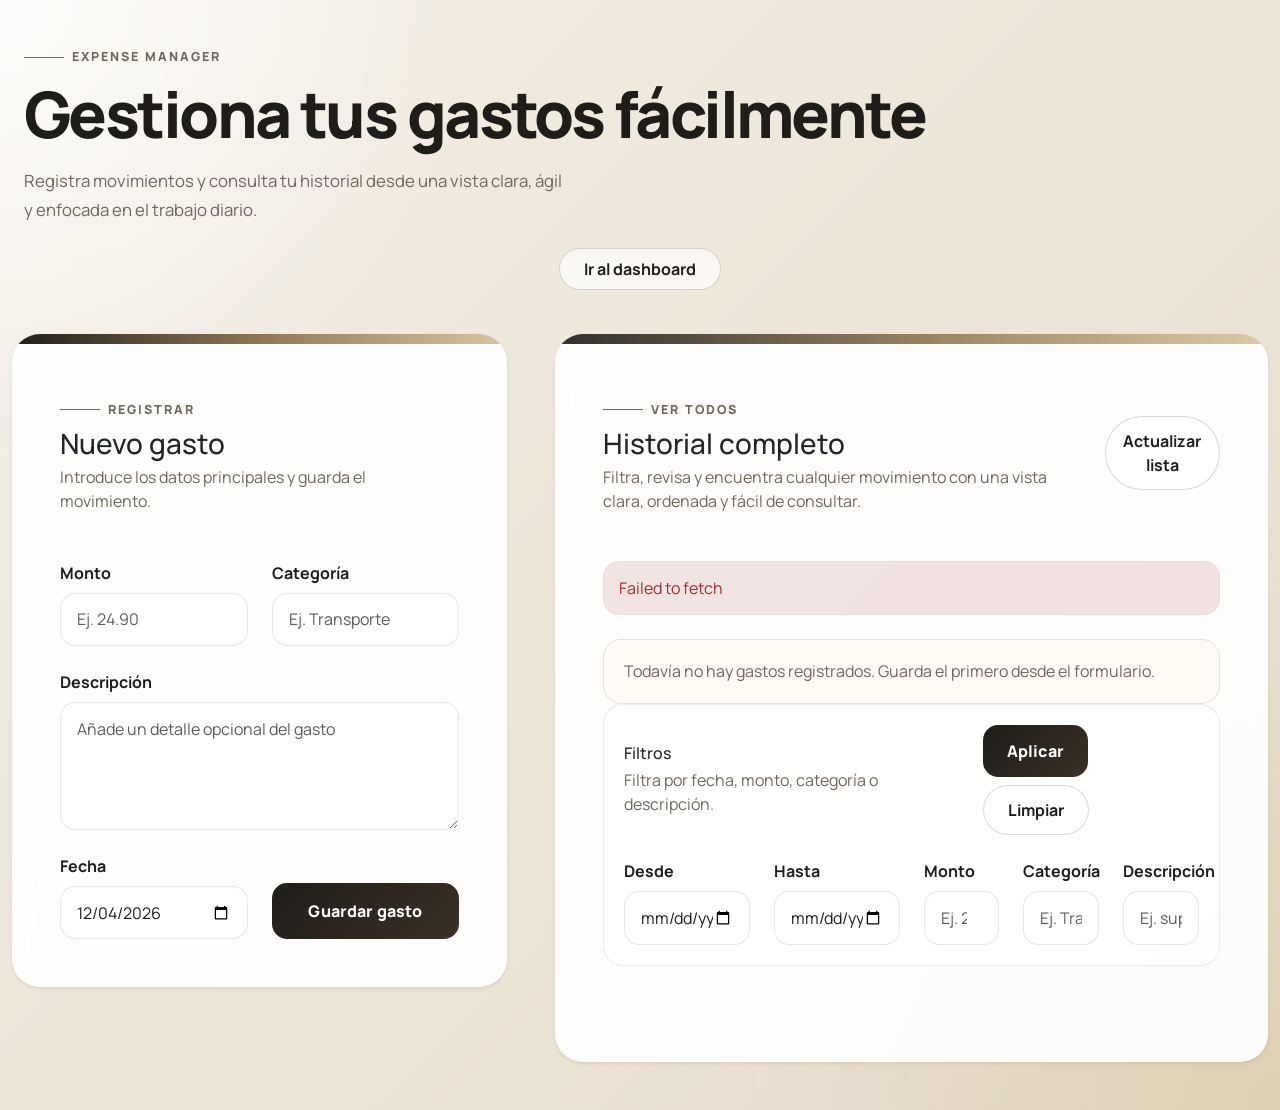
<file: frontend/index.html>
<!DOCTYPE html>
<html lang="es">
<head>
    <meta charset="UTF-8">
    <meta name="viewport" content="width=device-width, initial-scale=1.0">
    <title>Expense Manager</title>
    <link rel="preconnect" href="https://fonts.googleapis.com">
    <link rel="preconnect" href="https://fonts.gstatic.com" crossorigin>
    <link href="https://fonts.googleapis.com/css2?family=Manrope:wght@400;500;700;800&display=swap" rel="stylesheet">
    <link
        href="https://cdn.jsdelivr.net/npm/bootstrap@5.3.3/dist/css/bootstrap.min.css"
        rel="stylesheet"
        integrity="sha384-QWTKZyjpPEjISv5WaRU9OFeRpok6YctnYmDr5pNlyT2bRjXh0JMhjY6hW+ALEwIH"
        crossorigin="anonymous"
    >
    <link rel="stylesheet" href="style.css">
</head>
<body>
    <main class="app-shell page-shell page-shell-index">
        <header class="page-header px-1">
            <div class="row align-items-end g-3 g-xl-4">
                <div class="col-12 col-xxl-9">
                    <div class="hero-copy page-header-copy text-center text-lg-start py-0">
                        <p class="eyebrow justify-content-center justify-content-lg-start">Expense Manager</p>
						<h1 class="page-title page-title-index mb-2">Gestiona tus gastos fácilmente</h1>
                        <p class="hero-text page-lead page-lead-index mx-auto mx-lg-0 mb-0">
							Registra movimientos y consulta tu historial desde una vista clara, ágil y enfocada en el trabajo diario.
                        </p>
                    </div>
                </div>
                <div class="col-12 col-xxl-3">
                    <div class="page-header-actions d-grid gap-2 d-sm-flex justify-content-sm-center justify-content-xxl-end align-items-stretch">
                        <a href="dashboard.html" class="btn btn-outline-dark px-4 py-2">Ir al dashboard</a>
                    </div>
                </div>
            </div>
        </header>

        <div class="row g-4 g-xl-5 align-items-start">
            <div class="col-12 col-xl-5 col-xxl-4">
                <section id="expense-form-section" class="hero-card" aria-labelledby="expense-form-title">
                    <div class="card shadow-sm border-0 h-100">
                        <div class="card-body p-4 p-md-5 p-xxl-5">
                            <div class="d-flex justify-content-between align-items-start gap-3 mb-4 mb-lg-5">
                                <div>
                                    <p class="eyebrow mb-2">Registrar</p>
                                    <h2 id="expense-form-title" class="h3 mb-1">Nuevo gasto</h2>
									<p class="text-secondary mb-0">Introduce los datos principales y guarda el movimiento.</p>
                                </div>
                            </div>

                            <div id="form-message" class="alert d-none mb-4" role="alert" aria-live="polite"></div>

                            <form id="expense-form" novalidate>
                                <div class="row g-3 g-lg-4">
                                    <div class="col-12 col-md-6">
                                        <label for="amount" class="form-label">Monto</label>
                                        <input
                                            type="number"
                                            class="form-control"
                                            id="amount"
                                            name="amount"
                                            min="0.01"
                                            step="0.01"
                                            placeholder="Ej. 24.90"
                                            required
                                        >
                                    </div>

                                    <div class="col-12 col-md-6">
										<label for="category" class="form-label">Categoría</label>
                                        <input
                                            type="text"
                                            class="form-control"
                                            id="category"
                                            name="category"
                                            minlength="2"
                                            maxlength="100"
                                            placeholder="Ej. Transporte"
                                            required
                                        >
                                    </div>

                                    <div class="col-12">
										<label for="description" class="form-label">Descripción</label>
                                        <textarea
                                            class="form-control"
                                            id="description"
                                            name="description"
                                            rows="4"
                                            maxlength="255"
                                            placeholder="Añade un detalle opcional del gasto"
                                        ></textarea>
                                    </div>

                                    <div class="col-12 col-md-6">
                                        <label for="date" class="form-label">Fecha</label>
                                        <input
                                            type="date"
                                            class="form-control"
                                            id="date"
                                            name="date"
                                            required
                                        >
                                    </div>

                                    <div class="col-12 col-md-6 d-flex align-items-end">
                                        <button type="submit" class="btn btn-dark w-100 py-3" id="submit-button">
                                            Guardar gasto
                                        </button>
                                    </div>
                                </div>
                            </form>
                        </div>
                    </div>
                </section>
            </div>

            <div class="col-12 col-xl-7 col-xxl-8">
                <section id="expenses-list-section" class="expenses-panel mt-0" aria-labelledby="expenses-section-title">
                    <div class="card shadow-sm border-0 h-100">
                        <div class="card-body p-4 p-md-5 p-xxl-5">
                            <header class="d-flex flex-column flex-lg-row justify-content-between align-items-lg-start gap-3 gap-lg-4 mb-4 mb-lg-5">
                                <div>
                                    <p class="eyebrow mb-2">Ver todos</p>
                                    <h2 id="expenses-section-title" class="h3 mb-1">Historial completo</h2>
									<p class="text-secondary section-text mb-0">Filtra, revisa y encuentra cualquier movimiento con una vista clara, ordenada y fácil de consultar.</p>
                                </div>
                                <button type="button" class="btn btn-outline-dark align-self-start align-self-md-center" id="refresh-expenses-button">
                                    Actualizar lista
                                </button>
                            </header>

                            <div id="expenses-feedback" class="alert d-none mb-4" role="status" aria-live="polite"></div>

                            <div id="expenses-loading" class="d-flex align-items-center gap-2 text-secondary mb-4" aria-live="polite">
                                <div class="spinner-border spinner-border-sm" role="status" aria-hidden="true"></div>
                                <span>Cargando gastos...</span>
                            </div>

                            <div id="expenses-empty" class="alert alert-light border d-none mb-0" role="status">
								Todavía no hay gastos registrados. Guarda el primero desde el formulario.
                            </div>

                            <form id="filters-form" class="filters-panel mb-4 mb-lg-5" novalidate>
                                <div class="d-flex flex-column flex-lg-row justify-content-between align-items-lg-center gap-3 mb-4">
                                    <div>
                                        <h3 class="h6 mb-1">Filtros</h3>
                                        <p class="text-secondary mb-0">Filtra por fecha, monto, categoría o descripción.</p>
                                    </div>
                                    <div class="d-flex flex-row flex-wrap gap-2 align-items-center">
                                        <button type="button" class="btn btn-dark px-4" id="apply-filters-button">Aplicar</button>
                                        <button type="button" class="btn btn-outline-dark px-4" id="clear-filters-button">Limpiar</button>
                                    </div>
                                </div>
                                <div class="row g-3 g-lg-4 align-items-end">
                                    <div class="col-12 col-xl-3">
                                        <label for="filter-start-date" class="form-label">Desde</label>
                                        <input
                                            type="date"
                                            class="form-control"
                                            id="filter-start-date"
                                            name="start_date"
                                        >
                                    </div>

                                    <div class="col-12 col-xl-3">
                                        <label for="filter-end-date" class="form-label">Hasta</label>
                                        <input
                                            type="date"
                                            class="form-control"
                                            id="filter-end-date"
                                            name="end_date"
                                        >
                                    </div>

                                    <div class="col-12 col-md-6 col-xl-2">
                                        <label for="filter-amount" class="form-label">Monto</label>
                                        <input
                                            type="number"
                                            class="form-control"
                                            id="filter-amount"
                                            name="amount"
                                            min="0"
                                            step="0.01"
                                            placeholder="Ej. 24.90"
                                        >
                                    </div>

                                    <div class="col-12 col-md-6 col-xl-2">
                                        <label for="filter-category" class="form-label">Categoría</label>
                                        <input
                                            type="text"
                                            class="form-control"
                                            id="filter-category"
                                            name="category"
                                            maxlength="100"
                                            placeholder="Ej. Transporte"
                                        >
                                    </div>

                                    <div class="col-12 col-xl-2">
										<label for="filter-search" class="form-label">Descripción</label>
                                        <input
                                            type="text"
                                            class="form-control"
                                            id="filter-search"
                                            name="search"
                                            maxlength="255"
                                            placeholder="Ej. supermercado, taxi, cena"
                                        >
                                    </div>
                                </div>
                            </form>

                            <div id="expenses-table-wrapper" class="table-responsive d-none">
                                <table class="table align-middle mb-0">
                                    <thead>
                                        <tr>
                                            <th scope="col">Fecha</th>
                                            <th scope="col">Monto</th>
											<th scope="col">Categoría</th>
											<th scope="col">Descripción</th>
                                            <th scope="col" style="width: 60px;"></th>
                                        </tr>
                                    </thead>
                                    <tbody id="expenses-table-body"></tbody>
                                </table>
                            </div>

                            <div id="expenses-cards" class="d-grid gap-3 d-md-none"></div>
                        </div>
                    </div>
                </section>
            </div>
        </div>
    </main>

    <script src="script.js"></script>
</body>
</html>
</file>
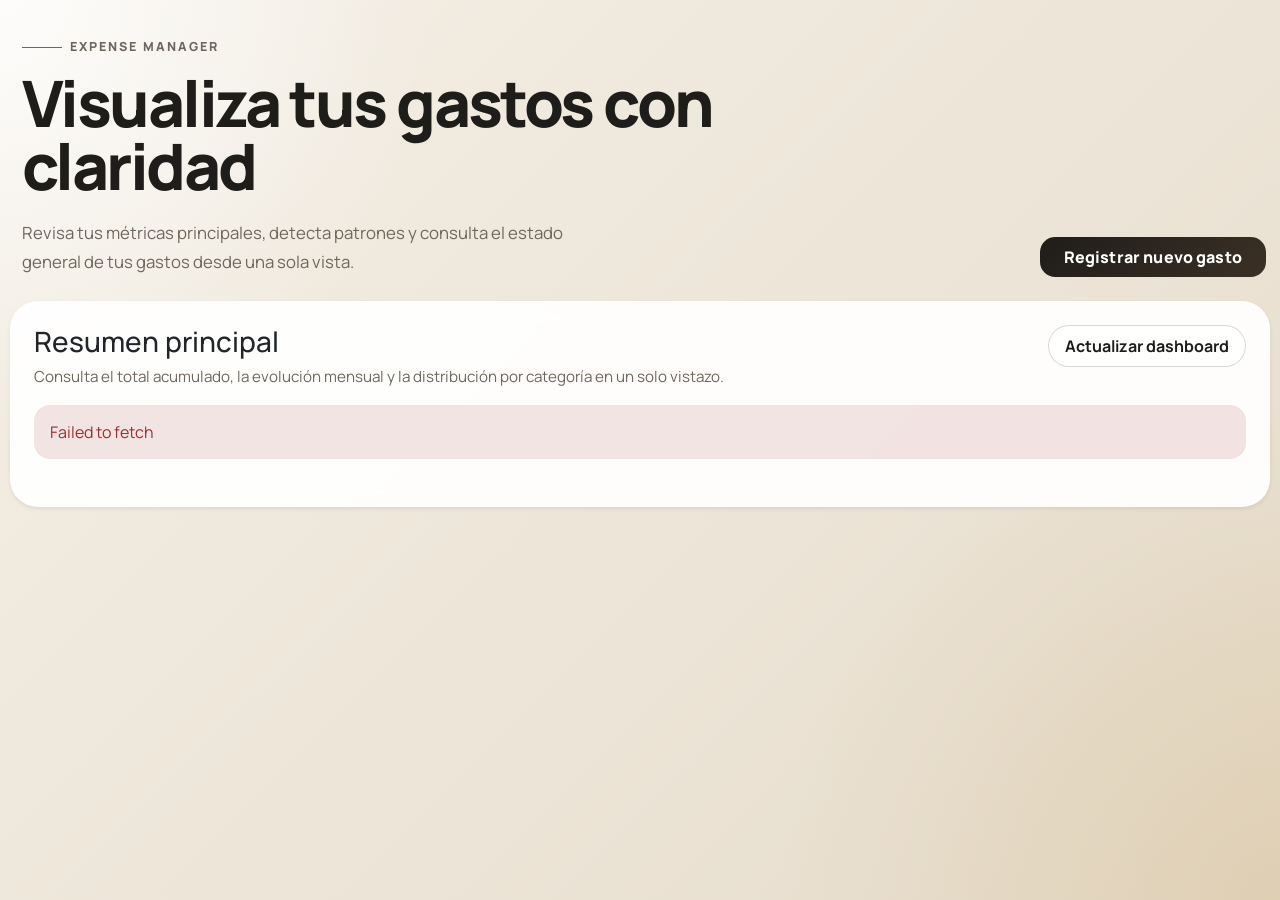
<file: frontend/dashboard.html>
<!DOCTYPE html>
<html lang="es">
<head>
	<meta charset="UTF-8">
	<meta name="viewport" content="width=device-width, initial-scale=1.0">
	<title>Expense Manager - Dashboard</title>
	<link rel="preconnect" href="https://fonts.googleapis.com">
	<link rel="preconnect" href="https://fonts.gstatic.com" crossorigin>
	<link href="https://fonts.googleapis.com/css2?family=Manrope:wght@400;500;700;800&display=swap" rel="stylesheet">
	<link
		href="https://cdn.jsdelivr.net/npm/bootstrap@5.3.3/dist/css/bootstrap.min.css"
		rel="stylesheet"
		integrity="sha384-QWTKZyjpPEjISv5WaRU9OFeRpok6YctnYmDr5pNlyT2bRjXh0JMhjY6hW+ALEwIH"
		crossorigin="anonymous"
	>
	<link rel="stylesheet" href="style.css">
</head>
<body>
	<main class="app-shell page-shell page-shell-dashboard">
		<header class="page-header page-header-compact px-1">
			<div class="row align-items-end g-2 g-xl-3">
				<div class="col-12 col-xl-8">
					<div class="hero-copy page-header-copy text-center text-lg-start py-0">
						<p class="eyebrow justify-content-center justify-content-lg-start">Expense Manager</p>
						<h1 class="page-title page-title-dashboard mb-2">Visualiza tus gastos con claridad</h1>
						<p class="hero-text page-lead page-lead-dashboard mx-auto mx-lg-0 mb-0">
							Revisa tus métricas principales, detecta patrones y consulta el estado general de tus gastos desde una sola vista.
						</p>
					</div>
				</div>
				<div class="col-12 col-xl-4">
					<div class="page-header-actions d-flex justify-content-center justify-content-xl-end align-items-center">
						<a href="index.html#expense-form-section" class="btn btn-dark px-4 py-2">Registrar nuevo gasto</a>
					</div>
				</div>
			</div>
		</header>

		<section aria-labelledby="summary-section-title">
			<div class="card shadow-sm border-0 overflow-hidden">
				<div class="card-body p-3 p-lg-4">
					<header class="d-flex flex-column flex-xl-row justify-content-between align-items-xl-center gap-2 gap-xl-3 mb-3">
						<div>
							<h2 id="summary-section-title" class="h3 mb-2">Resumen principal</h2>
							<p class="text-secondary section-text section-text-compact mb-0">
								Consulta el total acumulado, la evolución mensual y la distribución por categoría en un solo vistazo.
							</p>
						</div>
						<button type="button" class="btn btn-outline-dark align-self-start px-3 py-2" id="refresh-dashboard-button">Actualizar dashboard</button>
					</header>

					<div id="summary-loading" class="d-flex align-items-center gap-2 text-secondary mb-3" aria-live="polite">
						<div class="spinner-border spinner-border-sm" role="status" aria-hidden="true"></div>
						<span>Cargando resumen...</span>
					</div>

					<div id="summary-feedback" class="alert d-none mb-3" role="status" aria-live="polite"></div>

					<div id="summary-content" class="d-none">
						<div class="row g-2 g-lg-3 mb-3">
							<div class="col-12 col-md-6 col-xxl-6">
								<div class="card border-0 shadow-sm h-100 bg-light-subtle">
									<div class="card-body p-3 p-lg-4">
										<p class="text-secondary text-uppercase fw-bold small mb-1">Total gastado</p>
										<p class="display-6 fw-bold mb-0" id="summary-total-amount">EUR 0.00</p>
									</div>
								</div>
							</div>

							<div class="col-12 col-md-6 col-xxl-6">
								<div class="card border-0 shadow-sm h-100 bg-light-subtle">
									<div class="card-body p-3 p-lg-4">
										<p class="text-secondary text-uppercase fw-bold small mb-1">Gastos registrados</p>
										<p class="display-6 fw-bold mb-0" id="summary-total-expenses">0</p>
									</div>
								</div>
							</div>
						</div>

						<div class="row g-3 g-xl-4">
							<div class="col-12 col-xl-6">
								<div class="card border-0 shadow-sm h-100">
									<div class="card-body p-3 p-lg-4">
										<div class="d-flex justify-content-between align-items-center gap-3 mb-2">
											<div>
												<h3 class="h5 mb-1">Resumen mensual</h3>
												<p class="text-secondary small mb-0">Últimos meses con mayor actividad.</p>
											</div>
										</div>
										<div id="summary-monthly-list" class="d-grid gap-2"></div>
									</div>
								</div>
							</div>

							<div class="col-12 col-xl-6">
								<div class="card border-0 shadow-sm h-100">
									<div class="card-body p-3 p-lg-4">
										<div class="d-flex justify-content-between align-items-center gap-3 mb-2">
											<div>
												<h3 class="h5 mb-1">Resumen por categoría</h3>
												<p class="text-secondary small mb-0">Distribución del gasto con porcentajes acumulados.</p>
											</div>
										</div>
										<div id="summary-category-list" class="d-grid gap-2"></div>
									</div>
								</div>
							</div>
						</div>
					</div>
				</div>
			</div>
		</section>
	</main>

	<script src="script.js"></script>
</body>
</html>
</file>
<file: frontend/style.css>
:root {
	--bg: #f4efe6;
	--bg-accent: #e6dccb;
	--surface: rgba(255, 255, 255, 0.92);
	--surface-strong: #ffffff;
	--surface-soft: rgba(255, 250, 242, 0.88);
	--text: #1f1d1a;
	--muted: #6f675c;
	--border: rgba(75, 61, 42, 0.12);
	--border-strong: rgba(75, 61, 42, 0.2);
	--shadow: 0 24px 60px rgba(56, 42, 24, 0.14);
	--shadow-soft: 0 16px 36px rgba(56, 42, 24, 0.08);
	--highlight: #1f1d1a;
	--highlight-soft: #d9c5a1;
	--success: #17633d;
	--danger: #9f2d2d;
}

* {
	box-sizing: border-box;
}

body {
	margin: 0;
	min-height: 100vh;
	font-family: "Manrope", sans-serif;
	color: var(--text);
	background:
		radial-gradient(circle at top left, rgba(255, 255, 255, 0.85), transparent 28%),
		radial-gradient(circle at bottom right, rgba(217, 197, 161, 0.55), transparent 32%),
		linear-gradient(135deg, var(--bg) 0%, var(--bg-accent) 100%);
}

.app-shell {
	width: min(1120px, calc(100% - 2rem));
	margin: 0 auto;
	padding: 3rem 0 4rem;
}

.hero-panel {
	display: grid;
	grid-template-columns: minmax(0, 1fr) minmax(320px, 540px);
	gap: 2rem;
	align-items: center;
}

.hero-copy {
	padding: 1rem 0.5rem;
}

.page-shell {
	width: min(1480px, calc(100% - 1.5rem));
	padding-top: 2.5rem;
	padding-bottom: 3rem;
}

.page-shell-index {
	width: min(1400px, calc(100% - 1.5rem));
}

.page-shell-dashboard {
	width: min(1480px, calc(100% - 1.25rem));
	padding-top: 1.85rem;
	padding-bottom: 2.25rem;
}

.page-header {
	margin-bottom: 2.75rem;
	padding-inline: 0.25rem;
}

.page-header-compact {
	margin-bottom: 1.5rem;
}

.page-header-copy {
	padding-top: 0;
	padding-bottom: 0;
}

.page-header-actions {
	min-height: 100%;
}

.page-title {
	margin: 0;
	line-height: 1;
}

.page-title-index {
	font-size: clamp(2.2rem, 4.2vw, 4.2rem);
}

.page-title-dashboard {
	font-size: clamp(2.2rem, 4vw, 4rem);
}

.page-lead {
	margin-top: 0.85rem;
	margin-bottom: 0;
	max-width: 54rem;
	font-size: 0.98rem;
	line-height: 1.55;
}

.page-lead-index {
	max-width: 56rem;
	font-size: 1rem;
	line-height: 1.6;
}

.section-text {
	max-width: 44rem;
}

.section-text-compact {
	font-size: 0.95rem;
	line-height: 1.5;
}

.eyebrow {
	display: inline-flex;
	align-items: center;
	gap: 0.5rem;
	margin-bottom: 1rem;
	font-size: 0.78rem;
	font-weight: 800;
	letter-spacing: 0.16em;
	text-transform: uppercase;
	color: var(--muted);
}

.eyebrow::before {
	content: "";
	width: 2.5rem;
	height: 1px;
	background: currentColor;
}

.hero-copy h1 {
	margin: 0;
	font-size: clamp(2.4rem, 5vw, 4.8rem);
	line-height: 0.98;
	font-weight: 800;
	letter-spacing: -0.04em;
}

.hero-text {
	max-width: 34rem;
	margin-top: 1.25rem;
	font-size: 1.05rem;
	line-height: 1.75;
	color: var(--muted);
}

.hero-card .card {
	overflow: hidden;
	border-radius: 1.75rem;
	background: var(--surface);
	box-shadow: var(--shadow);
	backdrop-filter: blur(10px);
}

.card {
	border-radius: 1.75rem;
	background: var(--surface);
	box-shadow: var(--shadow);
	backdrop-filter: blur(10px);
}

.hero-card .card::before {
	content: "";
	display: block;
	height: 10px;
	background: linear-gradient(90deg, #1f1d1a 0%, #8f7755 50%, #d9c5a1 100%);
}

.badge.text-bg-light {
	padding: 0.65rem 0.85rem;
	border: 1px solid var(--border);
	background: rgba(255, 255, 255, 0.75) !important;
	color: var(--muted) !important;
	font-weight: 700;
}

.form-label {
	font-weight: 700;
	color: var(--text);
}

.form-control {
	border: 1px solid var(--border);
	border-radius: 0.95rem;
	padding: 0.85rem 1rem;
	font-size: 1rem;
	color: var(--text);
	background: var(--surface-strong);
	transition: border-color 0.2s ease, box-shadow 0.2s ease, transform 0.2s ease;
}

.form-control:focus {
	border-color: rgba(31, 29, 26, 0.4);
	box-shadow: 0 0 0 0.25rem rgba(31, 29, 26, 0.08);
	transform: translateY(-1px);
}

textarea.form-control {
	min-height: 8rem;
	resize: vertical;
}

.btn-dark {
	border: 0;
	border-radius: 0.95rem;
	padding: 0.9rem 1.2rem;
	font-weight: 800;
	letter-spacing: 0.01em;
	background: linear-gradient(135deg, #1f1d1a 0%, #3b3025 100%);
	transition: transform 0.2s ease, box-shadow 0.2s ease, opacity 0.2s ease;
}

.btn-dark:hover,
.btn-dark:focus {
	transform: translateY(-1px);
	box-shadow: 0 14px 30px rgba(31, 29, 26, 0.18);
}

.btn-dark:disabled {
	opacity: 0.75;
	cursor: wait;
}

.btn-outline-dark {
	border-radius: 999px;
	padding: 0.75rem 1.1rem;
	border-color: var(--border-strong);
	color: var(--highlight);
	font-weight: 700;
	background: rgba(255, 255, 255, 0.68);
	transition: transform 0.2s ease, box-shadow 0.2s ease, background-color 0.2s ease, border-color 0.2s ease;
}

.btn-outline-dark:hover,
.btn-outline-dark:focus {
	transform: translateY(-1px);
	border-color: rgba(31, 29, 26, 0.35);
	background: rgba(255, 255, 255, 0.92);
	box-shadow: 0 10px 24px rgba(31, 29, 26, 0.1);
	color: var(--highlight);
}

.btn-outline-dark:disabled {
	opacity: 0.75;
	cursor: wait;
}

.alert {
	border: 0;
	border-radius: 1rem;
	padding: 0.95rem 1rem;
}

.alert-light {
	background: rgba(255, 255, 255, 0.7);
	color: var(--muted);
	border: 1px solid var(--border) !important;
}

.alert-success {
	background: rgba(23, 99, 61, 0.12);
	color: var(--success);
}

.alert-danger {
	background: rgba(159, 45, 45, 0.12);
	color: var(--danger);
}

.text-secondary {
	color: var(--muted) !important;
}

.filters-panel {
	margin-bottom: 1.5rem;
	padding: 1.25rem;
	border: 1px solid rgba(15, 23, 42, 0.08);
	border-radius: 1.25rem;
	background: rgba(255, 255, 255, 0.72);
}

.filters-actions {
	display: flex;
	gap: 0.75rem;
	flex-wrap: wrap;
}

.expenses-panel,
.expenses-list,
.historial {
	margin-top: 2.25rem;
	position: relative;
}

.expenses-panel .card,
.expenses-list .card,
.historial .card {
	overflow: hidden;
	position: relative;
}

.expenses-panel .card::before,
.expenses-list .card::before,
.historial .card::before {
	content: "";
	display: block;
	height: 10px;
	background: linear-gradient(90deg, rgba(31, 29, 26, 0.92) 0%, rgba(143, 119, 85, 0.92) 52%, rgba(217, 197, 161, 0.92) 100%);
}

#expenses-loading {
	padding: 0.95rem 1rem;
	border-radius: 1rem;
	background: rgba(255, 255, 255, 0.62);
	border: 1px solid var(--border);
}

#expenses-loading .spinner-border {
	color: #8f7755;
}

#expenses-feedback {
	box-shadow: inset 0 0 0 1px rgba(75, 61, 42, 0.04);
}

#expenses-table-wrapper {
	border: 1px solid var(--border);
	border-radius: 1.25rem;
	overflow: hidden;
	background: rgba(255, 255, 255, 0.66);
	box-shadow: inset 0 1px 0 rgba(255, 255, 255, 0.9);
}

#expenses-table-wrapper .table {
	margin-bottom: 0;
	--bs-table-bg: transparent;
	--bs-table-border-color: var(--border);
	--bs-table-striped-bg: rgba(255, 255, 255, 0.34);
	--bs-table-hover-bg: rgba(217, 197, 161, 0.16);
	vertical-align: middle;
	min-width: 700px;
}

#expenses-table-wrapper thead th {
	padding: 1rem 1.15rem;
	border-bottom-width: 1px;
	font-size: 0.78rem;
	font-weight: 800;
	letter-spacing: 0.12em;
	text-transform: uppercase;
	color: var(--muted);
	background: rgba(255, 250, 242, 0.92);
	white-space: nowrap;
}

#expenses-table-wrapper thead .table-filters-row th {
	padding: 1rem 1rem 0.85rem;
	background: rgba(255, 250, 242, 0.92);
	vertical-align: top;
	border-bottom: 1px solid var(--border);
	text-transform: none;
	letter-spacing: normal;
}

.table-filter-title {
	font-size: 0.78rem;
	font-weight: 800;
	letter-spacing: 0.12em;
	text-transform: uppercase;
	color: var(--muted);
	margin-bottom: 0.15rem;
}

#expenses-table-wrapper thead .table-filters-row .form-control {
	min-width: 0;
	font-size: 0.92rem;
	padding: 0.7rem 0.85rem;
	background: rgba(255, 255, 255, 0.96);
}

#expenses-table-wrapper thead .table-filters-row .filters-actions {
	justify-content: flex-start;
}

#expenses-table-wrapper thead .table-filters-row .btn {
	padding: 0.7rem 0.95rem;
}

#expenses-table-wrapper tbody td {
	padding: 1.1rem 1.15rem;
	color: var(--text);
	font-size: 0.98rem;
	line-height: 1.55;
	background: transparent;
	border-color: var(--border);
}

#expenses-table-wrapper tbody tr {
	transition: transform 0.18s ease, background-color 0.18s ease;
}

#expenses-table-wrapper tbody tr:hover {
	background: rgba(255, 250, 242, 0.72);
}

#expenses-table-wrapper tbody td:nth-child(2) {
	font-weight: 800;
	white-space: nowrap;
	color: var(--highlight);
}

#expenses-table-wrapper tbody td:last-child {
	color: var(--muted);
	min-width: 18rem;
}

#expenses-cards {
	grid-template-columns: 1fr;
	margin-top: 0;
}

.expense-card {
	border: 1px solid var(--border);
	border-radius: 1.3rem;
	background: linear-gradient(180deg, rgba(255, 255, 255, 0.98) 0%, rgba(248, 242, 232, 0.92) 100%);
	box-shadow: var(--shadow-soft);
	padding: 1.15rem;
	position: relative;
	overflow: hidden;
}

.expense-card::after {
	content: "";
	position: absolute;
	inset: 0;
	pointer-events: none;
	background: linear-gradient(135deg, rgba(255, 255, 255, 0.28), transparent 40%);
}

.expense-meta-label {
	font-size: 0.72rem;
	font-weight: 800;
	letter-spacing: 0.12em;
	text-transform: uppercase;
	color: var(--muted);
	margin-bottom: 0.35rem;
}

.expense-card .fw-semibold {
	font-size: 1rem;
	color: var(--highlight);
}

.expense-description {
	color: var(--muted);
	line-height: 1.65;
}

#expenses-empty {
	padding: 1.2rem 1.25rem;
	border-radius: 1.15rem;
	background: var(--surface-soft);
}

@media (max-width: 991.98px) {
	.app-shell {
		padding-top: 2rem;
	}

	.page-shell,
	.page-shell-index,
	.page-shell-dashboard {
		width: min(100% - 1rem, 100%);
		padding-top: 2rem;
		padding-bottom: 2.25rem;
	}

	.page-header,
	.page-header-compact {
		margin-bottom: 2rem;
	}

	.hero-panel {
		grid-template-columns: 1fr;
	}

	.hero-copy {
		padding: 0;
	}

	.expenses-panel,
	.expenses-list,
	.historial {
		margin-top: 1.75rem;
	}

	#expenses-table-wrapper thead th,
	#expenses-table-wrapper tbody td {
		padding-inline: 1rem;
	}
}

@media (max-width: 575.98px) {
	.app-shell {
		width: min(100% - 1rem, 100%);
		padding-bottom: 2rem;
	}

	.page-shell,
	.page-shell-index,
	.page-shell-dashboard {
		width: min(100% - 0.85rem, 100%);
		padding-top: 1.5rem;
		padding-bottom: 2rem;
	}

	.page-title-index,
	.page-title-dashboard {
		font-size: 2.5rem;
	}

	.page-lead,
	.page-lead-index {
		font-size: 0.95rem;
		line-height: 1.55;
	}

	.hero-copy h1 {
		font-size: 2.5rem;
	}

	.hero-card .card-body,
	.expenses-panel .card-body,
	.expenses-list .card-body,
	.historial .card-body {
		padding: 1.25rem !important;
	}

	.eyebrow {
		font-size: 0.72rem;
		letter-spacing: 0.14em;
	}

	.filters-panel {
		padding: 1rem;
	}

	.filters-actions {
		flex-direction: column;
	}

	#expenses-loading,
	#expenses-empty,
	#expenses-feedback {
		font-size: 0.95rem;
	}

	#expenses-table-wrapper {
		border-radius: 1rem;
	}

	#expenses-cards {
		display: grid !important;
		gap: 0.9rem !important;
	}

	.expense-card {
		padding: 1rem;
		border-radius: 1.1rem;
	}

	.expense-card .text-end {
		text-align: left !important;
	}
}
</file>
